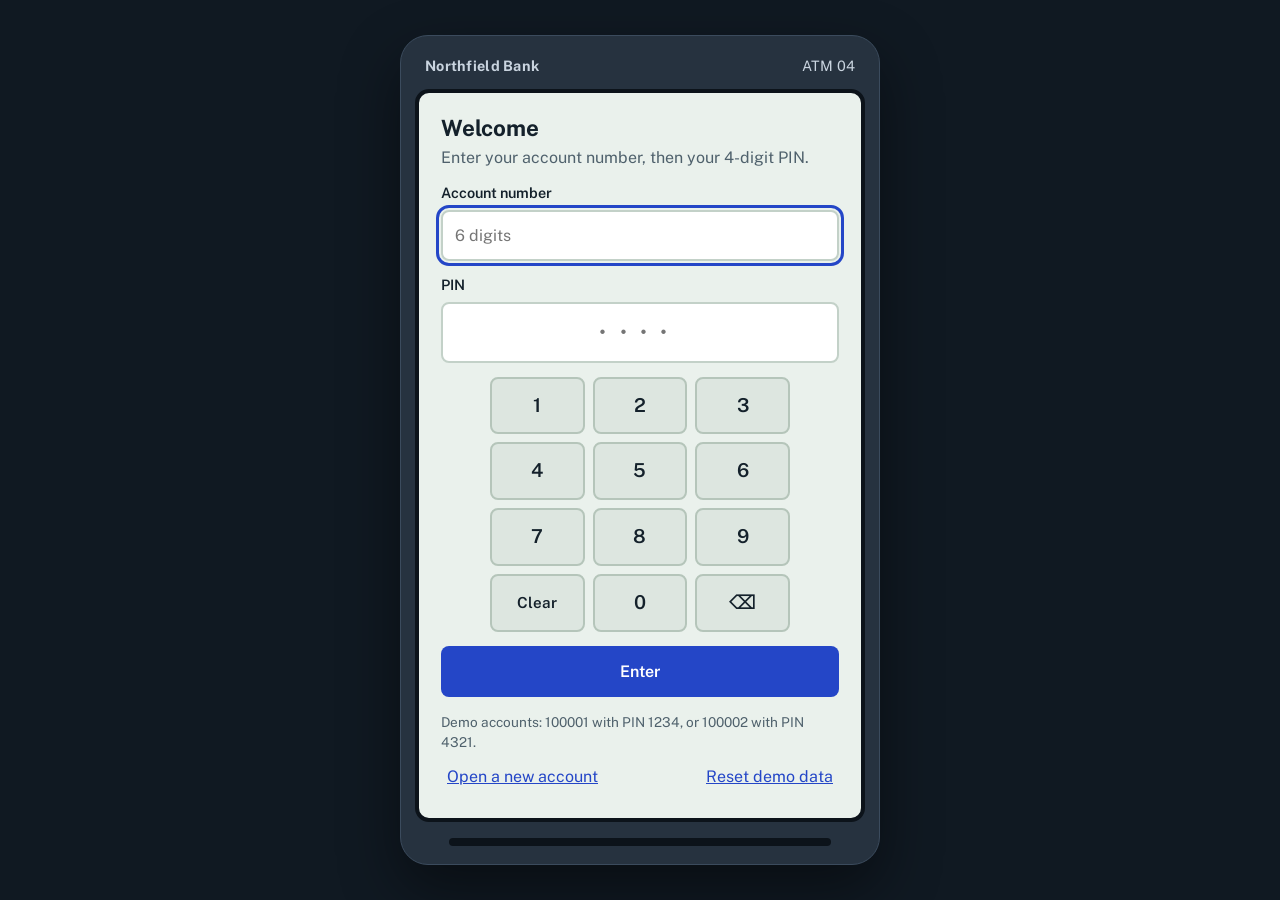
<file: index.html>
<!DOCTYPE html>
<html lang="en">
<head>
  <meta charset="UTF-8">
  <meta name="viewport" content="width=device-width, initial-scale=1">
  <title>ATM Simulator</title>
  <link rel="preconnect" href="https://fonts.googleapis.com">
  <link rel="preconnect" href="https://fonts.gstatic.com" crossorigin>
  <link href="https://fonts.googleapis.com/css2?family=Public+Sans:wght@400;500;600;700&display=swap" rel="stylesheet">
  <link rel="stylesheet" href="style.css">
</head>
<body>

  <main class="atm">
    <header class="atm-top">
      <span class="brand">Northfield Bank</span>
      <span class="atm-id">ATM 04</span>
    </header>

    <section class="screen">
      <!-- One shared area for errors, success and info messages -->
      <div id="message" class="message" role="status" aria-live="polite" hidden></div>

      <!-- ============ LOGIN ============ -->
      <section id="view-login" class="view">
        <h1>Welcome</h1>
        <p class="lede">Enter your account number, then your 4-digit PIN.</p>

        <form id="login-form" autocomplete="off" novalidate>
          <label for="login-account">Account number</label>
          <input id="login-account" class="digits-only" inputmode="numeric" maxlength="6" placeholder="6 digits">

          <label for="login-pin">PIN</label>
          <input id="login-pin" class="pin-input digits-only" type="password" inputmode="numeric" maxlength="4" placeholder="••••">

          <div class="keypad" role="group" aria-label="PIN keypad">
            <button type="button" class="key" data-key="1">1</button>
            <button type="button" class="key" data-key="2">2</button>
            <button type="button" class="key" data-key="3">3</button>
            <button type="button" class="key" data-key="4">4</button>
            <button type="button" class="key" data-key="5">5</button>
            <button type="button" class="key" data-key="6">6</button>
            <button type="button" class="key" data-key="7">7</button>
            <button type="button" class="key" data-key="8">8</button>
            <button type="button" class="key" data-key="9">9</button>
            <button type="button" class="key key-small" data-key="clear">Clear</button>
            <button type="button" class="key" data-key="0">0</button>
            <button type="button" class="key" data-key="back" aria-label="Delete last digit">⌫</button>
          </div>

          <button type="submit" class="btn btn-primary btn-block">Enter</button>
        </form>

        <p class="hint">Demo accounts: 100001 with PIN 1234, or 100002 with PIN 4321.</p>
        <div class="foot-links">
          <button type="button" class="btn-link" data-goto="register">Open a new account</button>
          <button type="button" class="btn-link" id="reset-demo">Reset demo data</button>
        </div>
      </section>

      <!-- ============ REGISTER ============ -->
      <section id="view-register" class="view" hidden>
        <h1>Open a new account</h1>
        <p class="lede">You will get a 6-digit account number to log in with.</p>

        <form id="register-form" autocomplete="off" novalidate>
          <label for="register-name">Full name</label>
          <input id="register-name" type="text" maxlength="40">

          <label for="register-pin">Choose a 4-digit PIN</label>
          <input id="register-pin" class="pin-input digits-only" type="password" inputmode="numeric" maxlength="4">

          <label for="register-pin2">Confirm PIN</label>
          <input id="register-pin2" class="pin-input digits-only" type="password" inputmode="numeric" maxlength="4">

          <label for="register-deposit">Opening deposit (optional)</label>
          <input id="register-deposit" type="text" inputmode="decimal" placeholder="0.00">

          <div class="row actions">
            <button type="button" class="btn btn-secondary" data-goto="login">Cancel</button>
            <button type="submit" class="btn btn-primary">Create account</button>
          </div>
        </form>
      </section>

      <!-- ============ MAIN MENU ============ -->
      <section id="view-menu" class="view" hidden>
        <h1>Choose a service</h1>
        <p class="lede" id="menu-greeting"></p>

        <div class="menu">
          <button type="button" class="btn btn-tile" data-goto="balance">Check balance</button>
          <button type="button" class="btn btn-tile" data-goto="deposit">Deposit money</button>
          <button type="button" class="btn btn-tile" data-goto="withdraw">Withdraw money</button>
          <button type="button" class="btn btn-tile" data-goto="history">Transaction history</button>
          <button type="button" class="btn btn-tile" data-goto="pin">Change PIN</button>
          <button type="button" class="btn btn-danger" id="logout-btn">Log out</button>
        </div>
      </section>

      <!-- ============ BALANCE ============ -->
      <section id="view-balance" class="view" hidden>
        <h1>Your balance</h1>
        <p class="lede" id="balance-account"></p>
        <div class="balance" id="balance-amount"></div>
        <button type="button" class="btn btn-secondary btn-block" data-goto="menu">Back to menu</button>
      </section>

      <!-- ============ DEPOSIT ============ -->
      <section id="view-deposit" class="view" hidden>
        <h1>Deposit money</h1>
        <p class="lede">Enter the amount you are depositing.</p>

        <form id="deposit-form" autocomplete="off" novalidate>
          <label for="deposit-amount">Amount</label>
          <input id="deposit-amount" class="amount-input" type="text" inputmode="decimal" placeholder="0.00">

          <div class="chips" aria-label="Quick amounts">
            <button type="button" class="chip" data-amount="20">20</button>
            <button type="button" class="chip" data-amount="50">50</button>
            <button type="button" class="chip" data-amount="100">100</button>
            <button type="button" class="chip" data-amount="500">500</button>
          </div>

          <div class="row actions">
            <button type="button" class="btn btn-secondary" data-goto="menu">Back to menu</button>
            <button type="submit" class="btn btn-primary">Deposit</button>
          </div>
        </form>
      </section>

      <!-- ============ WITHDRAW ============ -->
      <section id="view-withdraw" class="view" hidden>
        <h1>Withdraw money</h1>
        <p class="lede" id="withdraw-rules"></p>

        <form id="withdraw-form" autocomplete="off" novalidate>
          <label for="withdraw-amount">Amount</label>
          <input id="withdraw-amount" class="amount-input" type="text" inputmode="decimal" placeholder="0.00">

          <div class="chips" aria-label="Quick amounts">
            <button type="button" class="chip" data-amount="20">20</button>
            <button type="button" class="chip" data-amount="50">50</button>
            <button type="button" class="chip" data-amount="100">100</button>
            <button type="button" class="chip" data-amount="200">200</button>
          </div>

          <div class="row actions">
            <button type="button" class="btn btn-secondary" data-goto="menu">Back to menu</button>
            <button type="submit" class="btn btn-primary">Withdraw</button>
          </div>
        </form>
      </section>

      <!-- ============ HISTORY ============ -->
      <section id="view-history" class="view" hidden>
        <h1>Transaction history</h1>

        <div class="filters" role="group" aria-label="Filter by type">
          <button type="button" class="filter" data-filter="all" aria-pressed="true">All</button>
          <button type="button" class="filter" data-filter="deposit" aria-pressed="false">Deposits</button>
          <button type="button" class="filter" data-filter="withdrawal" aria-pressed="false">Withdrawals</button>
        </div>

        <label for="history-search" class="visually-hidden">Search transactions</label>
        <input id="history-search" type="search" placeholder="Search by note or amount">

        <div class="summary">
          <span>Money in: <strong id="total-in"></strong></span>
          <span>Money out: <strong id="total-out"></strong></span>
        </div>

        <div class="table-wrap">
          <table>
            <thead>
              <tr>
                <th scope="col">Date</th>
                <th scope="col">Details</th>
                <th scope="col" class="num">Amount</th>
                <th scope="col" class="num">Balance</th>
              </tr>
            </thead>
            <tbody id="history-body"></tbody>
          </table>
          <p id="history-empty" class="empty" hidden>No transactions match. Try another filter or search.</p>
        </div>

        <button type="button" class="btn btn-secondary btn-block spaced" data-goto="menu">Back to menu</button>
      </section>

      <!-- ============ CHANGE PIN ============ -->
      <section id="view-pin" class="view" hidden>
        <h1>Change PIN</h1>
        <p class="lede">Your new PIN must be 4 digits and different from the current one.</p>

        <form id="pin-form" autocomplete="off" novalidate>
          <label for="pin-current">Current PIN</label>
          <input id="pin-current" class="pin-input digits-only" type="password" inputmode="numeric" maxlength="4">

          <label for="pin-new">New PIN</label>
          <input id="pin-new" class="pin-input digits-only" type="password" inputmode="numeric" maxlength="4">

          <label for="pin-new2">Confirm new PIN</label>
          <input id="pin-new2" class="pin-input digits-only" type="password" inputmode="numeric" maxlength="4">

          <div class="row actions">
            <button type="button" class="btn btn-secondary" data-goto="menu">Back to menu</button>
            <button type="submit" class="btn btn-primary">Save new PIN</button>
          </div>
        </form>
      </section>
    </section>

    <div class="card-slot" aria-hidden="true"></div>
  </main>

  <script src="app.js"></script>
</body>
</html>
</file>
<file: style.css>
/* ==========================================================
   ATM SIMULATOR - styles
   The page is drawn like a real machine: a dark housing with a
   pale screen inside it. Colours are defined once as variables.
   ========================================================== */

:root {
  --housing: #26323f;
  --housing-edge: #3b4b5d;
  --screen: #eaf1ec;
  --ink: #14212b;
  --muted: #4f616c;
  --line: #c3d1c8;
  --key: #dde6e0;
  --key-edge: #b5c5ba;
  --accent: #2446c7;
  --accent-dark: #1b379f;
  --ok: #17703f;
  --error: #b3261e;
}

* { box-sizing: border-box; }

[hidden] { display: none !important; }

body {
  margin: 0;
  min-height: 100vh;
  display: grid;
  place-items: center;
  padding: 24px 16px;
  background: #101922;
  color: var(--ink);
  font-family: "Public Sans", system-ui, -apple-system, "Segoe UI", Roboto, sans-serif;
  line-height: 1.45;
}

/* ---------- The machine ---------- */
.atm {
  width: 100%;
  max-width: 480px;
  padding: 14px;
  background: var(--housing);
  border: 1px solid var(--housing-edge);
  border-radius: 28px;
  box-shadow: 0 24px 60px rgba(0, 0, 0, 0.45);
}

.atm-top {
  display: flex;
  justify-content: space-between;
  align-items: center;
  padding: 6px 10px 12px;
  color: #c9d4df;
  font-size: 0.9rem;
}

.brand { font-weight: 700; letter-spacing: 0.02em; }

.card-slot {
  height: 8px;
  margin: 16px 34px 4px;
  background: #0c131a;
  border-radius: 4px;
}

/* ---------- The screen ---------- */
.screen {
  min-height: 460px;
  padding: 22px 22px 24px;
  background: var(--screen);
  border: 4px solid #0c131a;
  border-radius: 14px;
}

h1 {
  margin: 0 0 4px;
  font-size: 1.4rem;
  line-height: 1.2;
}

.lede {
  margin: 0 0 8px;
  color: var(--muted);
}

/* ---------- Messages ---------- */
.message {
  margin-bottom: 16px;
  padding: 10px 12px;
  border-left: 5px solid;
  border-radius: 8px;
  font-weight: 500;
}
.message.error   { background: #fbe9e7; border-color: var(--error); color: #7a1b16; }
.message.success { background: #e2f3e8; border-color: var(--ok);    color: #0f4d2a; }
.message.info    { background: #e6ebfb; border-color: var(--accent); color: #1c2f86; }

/* ---------- Form fields ---------- */
label {
  display: block;
  margin: 14px 0 6px;
  font-size: 0.9rem;
  font-weight: 600;
}

input {
  width: 100%;
  padding: 12px;
  font: inherit;
  color: var(--ink);
  background: #fff;
  border: 2px solid var(--line);
  border-radius: 8px;
}

input:focus-visible,
button:focus-visible {
  outline: 3px solid var(--accent);
  outline-offset: 2px;
}

.pin-input {
  text-align: center;
  font-size: 1.4rem;
  letter-spacing: 0.6em;
}

.visually-hidden {
  position: absolute;
  width: 1px;
  height: 1px;
  margin: -1px;
  overflow: hidden;
  clip: rect(0 0 0 0);
  white-space: nowrap;
}

/* ---------- Buttons ---------- */
.btn {
  padding: 12px 16px;
  font: inherit;
  font-weight: 600;
  border: 2px solid transparent;
  border-radius: 8px;
  cursor: pointer;
}

.btn-block { display: block; width: 100%; }

.btn-primary { background: var(--accent); color: #fff; }
.btn-primary:hover { background: var(--accent-dark); }

.btn-secondary { background: transparent; border-color: var(--ink); color: var(--ink); }
.btn-secondary:hover { background: #d8e3dc; }

.btn-danger { background: #fff; border-color: var(--error); color: var(--error); grid-column: 1 / -1; }
.btn-danger:hover { background: #fbe9e7; }

.btn-tile {
  padding: 18px 14px;
  background: #fff;
  border-color: var(--line);
  color: var(--ink);
  text-align: left;
}
.btn-tile:hover { border-color: var(--accent); }

.btn-link {
  padding: 6px;
  font: inherit;
  color: var(--accent);
  background: none;
  border: 0;
  text-decoration: underline;
  cursor: pointer;
}

.row { display: flex; gap: 10px; }
.row > * { flex: 1; }
.actions { margin-top: 18px; }
.spaced { margin-top: 14px; }

/* ---------- Login keypad ---------- */
.keypad {
  display: grid;
  grid-template-columns: repeat(3, 1fr);
  gap: 8px;
  max-width: 300px;
  margin: 14px auto;
}

.key {
  padding: 13px 0;
  font: inherit;
  font-size: 1.2rem;
  font-weight: 600;
  color: var(--ink);
  background: var(--key);
  border: 2px solid var(--key-edge);
  border-radius: 8px;
  cursor: pointer;
}
.key:hover { background: #d0dcd4; }
.key:active { transform: translateY(1px); }
.key-small { font-size: 0.95rem; }

.hint {
  margin: 16px 0 0;
  font-size: 0.85rem;
  color: var(--muted);
}

.foot-links {
  display: flex;
  justify-content: space-between;
  margin-top: 6px;
}

/* ---------- Menu ---------- */
.menu {
  display: grid;
  grid-template-columns: 1fr 1fr;
  gap: 10px;
  margin-top: 18px;
}

/* ---------- Balance ---------- */
.balance {
  margin: 14px 0 22px;
  font-size: 2.8rem;
  font-weight: 700;
  font-variant-numeric: tabular-nums;
}

/* ---------- Quick amounts ---------- */
.chips { display: flex; flex-wrap: wrap; gap: 8px; margin-top: 12px; }

.chip {
  padding: 8px 16px;
  font: inherit;
  font-weight: 600;
  font-variant-numeric: tabular-nums;
  color: var(--ink);
  background: #fff;
  border: 2px solid var(--line);
  border-radius: 999px;
  cursor: pointer;
}
.chip:hover { border-color: var(--accent); }

/* ---------- History ---------- */
.filters { display: flex; gap: 6px; margin: 12px 0; }

.filter {
  padding: 7px 14px;
  font: inherit;
  font-size: 0.9rem;
  font-weight: 600;
  color: var(--ink);
  background: #fff;
  border: 2px solid var(--line);
  border-radius: 999px;
  cursor: pointer;
}
.filter[aria-pressed="true"] { background: var(--ink); border-color: var(--ink); color: #fff; }

.summary {
  display: flex;
  justify-content: space-between;
  margin: 12px 0 8px;
  font-size: 0.9rem;
  font-variant-numeric: tabular-nums;
}

.table-wrap { max-height: 250px; overflow: auto; }

table { width: 100%; border-collapse: collapse; font-size: 0.86rem; }

th, td {
  padding: 8px 6px;
  text-align: left;
  border-bottom: 1px solid var(--line);
}

th { position: sticky; top: 0; background: var(--screen); }

.num { text-align: right; font-variant-numeric: tabular-nums; white-space: nowrap; }
.in  { color: var(--ok); font-weight: 600; }
.out { color: var(--error); font-weight: 600; }

.empty { margin: 16px 0; color: var(--muted); }

/* ---------- Small screens ---------- */
@media (max-width: 420px) {
  .screen { padding: 18px 14px 20px; }
  .menu { grid-template-columns: 1fr; }
  .balance { font-size: 2.2rem; }
}

@media (prefers-reduced-motion: reduce) {
  .key:active { transform: none; }
}
</file>
